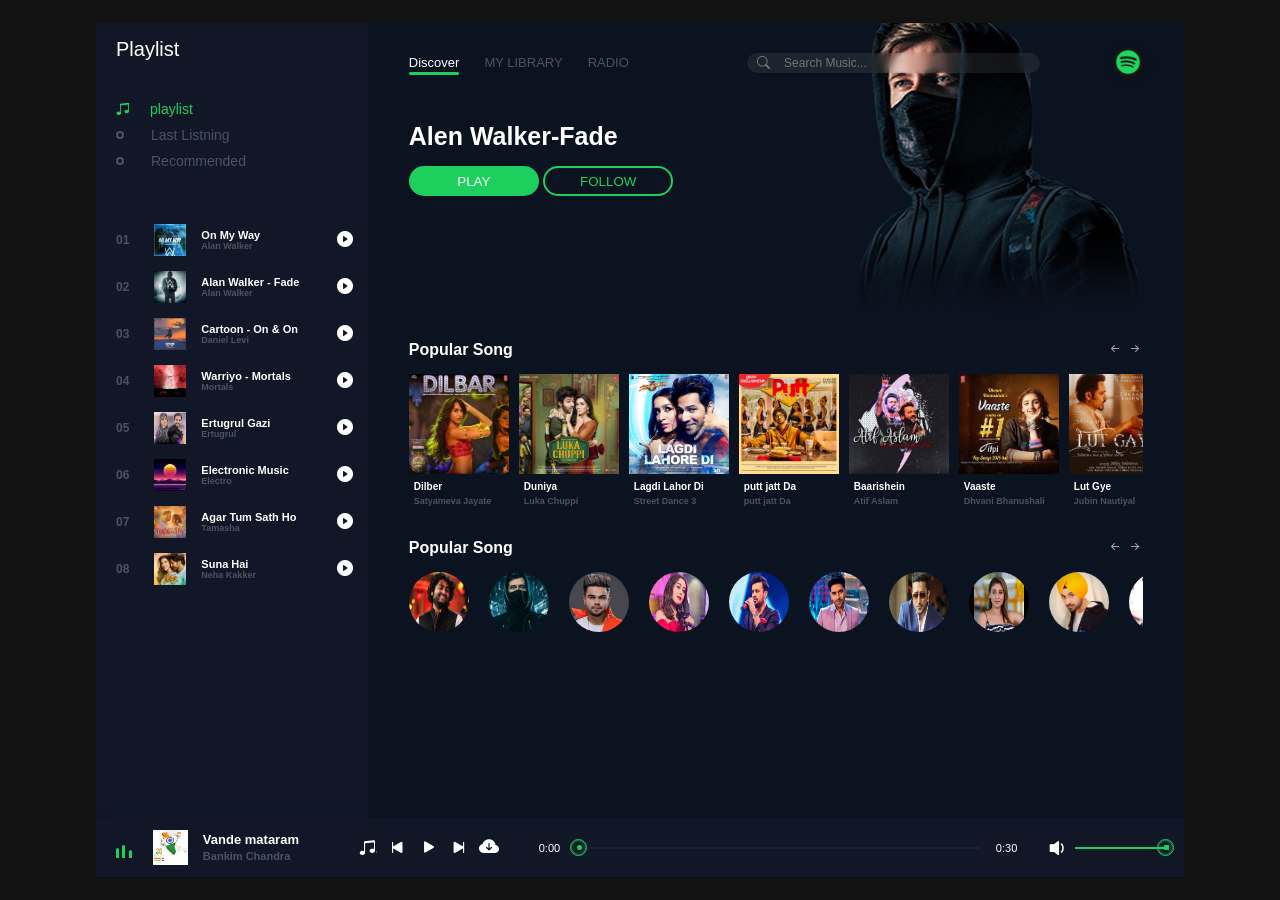
<file: index.html>
<!DOCTYPE html>
<html lang="en">

<head>
    <meta charset="UTF-8">
    <meta http-equiv="X-UA-Compatible" content="IE=edge">
    <meta name="viewport" content="width=device-width, initial-scale=1.0">
    <title>spotify</title>
    <link rel="stylesheet" href="style.css">
    <link rel="stylesheet" href="https://cdn.jsdelivr.net/npm/bootstrap-icons@1.11.3/font/bootstrap-icons.min.css">
</head>

<body>
    <header>
        <div class="menu-side">
            <h6 id="menu_list_active_button"><i class="bi bi-music-note-list"></i></h6>
            <h1>Playlist <span><i id="close" class="bi bi-x-lg"></i></span></h1>
            <div class="playlist">
                <h4 class="active "><span></span><i class="bi bi-music-note-beamed"></i> playlist</h4>
                <h4><span></span><i class="bi bi-music-note-beamed"></i>Last Listning</h4>
                <h4><span></span><i class="bi bi-music-note-beamed"></i>Recommended</h4>
            </div>
            <div class="menu-song">
                <li class="songItem">
                    <span>01</span>
                    <img src="img/1.jpg" alt="">
                    <h5>On My Way <br>
                        <div class="subtitle">Alan Walker</div>
                    </h5>
                    <i class="bi playListPlay bi-play-circle-fill" id="1"></i>
                </li>
                <li class="songItem">
                    <span>02</span>
                    <img src="img/2.jpg" alt="">
                    <h5>On My Way <br>
                        <div class="subtitle">Alan Walker</div>
                    </h5>
                    <i class="bi playListPlay bi-play-circle-fill" id="2"></i>
                </li>
                <li class="songItem">
                    <span>03</span>
                    <img src="img/3.jpg" alt="">
                    <h5>On My Way <br>
                        <div class="subtitle">Alan Walker</div>
                    </h5>
                    <i class="bi playListPlay bi-play-circle-fill" id="3"></i>
                </li>
                <li class="songItem">
                    <span>04</span>
                    <img src="img/4.jpg" alt="">
                    <h5>On My Way <br>
                        <div class="subtitle">Alan Walker</div>
                    </h5>
                    <i class="bi playListPlay bi-play-circle-fill" id="4"></i>
                </li>
                <li class="songItem">
                    <span>05</span>
                    <img src="img/5.jpg" alt="">
                    <h5>On My Way <br>
                        <div class="subtitle">Alan Walker</div>
                    </h5>
                    <i class="bi playListPlay bi-play-circle-fill" id="5"></i>
                </li>
                <li class="songItem">
                    <span>06</span>
                    <img src="img/6.jpg" alt="">
                    <h5>On My Way <br>
                        <div class="subtitle">Alan Walker</div>
                    </h5>
                    <i class="bi playListPlay bi-play-circle-fill" id="6"></i>
                </li>
                <li class="songItem">
                    <span>07</span>
                    <img src="img/7.jpg" alt="">
                    <h5>On My Way <br>
                        <div class="subtitle">Alan Walker</div>
                    </h5>
                    <i class="bi playListPlay bi-play-circle-fill" id="7"></i>
                </li>
                <li class="songItem">
                    <span>08</span>
                    <img src="img/8.jpg" alt="">
                    <h5>On My Way <br>
                        <div class="subtitle">Alan Walker</div>
                    </h5>
                    <i class="bi playListPlay bi-play-circle-fill" id="8"></i>
                </li>

            </div>
        </div>
        <div class="song-side">
            <nav>
                <ul>
                    <li>Discover <span></span></li>
                    <li>MY LIBRARY</li>
                    <li>RADIO</li>
                </ul>
                <div class="search">
                    <i class="bi bi-search"></i>
                    <input type="text" placeholder="Search Music...">
                    <div class="search-results">
                        <!-- <a href="" class="card">
                            <img src="img/1.jpg" alt="">
                            <div class="content">
                                On My Way
                                <div class="subtitle">
                                    Alan Walker
                                </div>
                            </div>
                        </a> -->
                    </div>
                </div>
                <div class="user">
                    <img src="logo.png" alt="">
                </div>
            </nav>
            <div class="content">
                <h1>Alen Walker-Fade</h1>
                <div class="buttons">
                    <button>PLAY</button>
                    <button>FOLLOW</button>
                </div>
            </div>
            <div class="popular-song">
                <div class="h4">
                    <h4>Popular Song</h4>
                    <div class="btn-s">
                        <i class="bi bi-arrow-left-short" id="pop-song-left"></i>
                        <i class="bi bi-arrow-right-short" id="pop-song-right"></i>
                    </div>
                </div>
                <div class="pop-song">
                    <li class="songItem">
                        <div class="img-play">
                            <img src="img/9.jpg" alt="">
                            <i class="bi playListPlay bi-play-circle-fill" id="9"></i>
                        </div>
                        <h5>On My Way <br>
                            <div class="subtitle">Alen Walker</div>
                        </h5>
                    </li>
                    <li class="songItem">
                        <div class="img-play">
                            <img src="img/10.jpg" alt="">
                            <i class="bi playListPlay bi-play-circle-fill" id="10"></i>
                        </div>
                        <h5>On My Way <br>
                            <div class="subtitle">Alen Walker</div>
                        </h5>
                    </li>
                    <li class="songItem">
                        <div class="img-play">
                            <img src="img/11.jpg" alt="">
                            <i class="bi playListPlay bi-play-circle-fill" id="11"></i>
                        </div>
                        <h5>On My Way <br>
                            <div class="subtitle">Alen Walker</div>
                        </h5>
                    </li>
                    <li class="songItem">
                        <div class="img-play">
                            <img src="img/12.jpg" alt="">
                            <i class="bi playListPlay bi-play-circle-fill" id="12"></i>
                        </div>
                        <h5>On My Way <br>
                            <div class="subtitle">Alen Walker</div>
                        </h5>
                    </li>
                    <li class="songItem">
                        <div class="img-play">
                            <img src="img/13.jpg" alt="">
                            <i class="bi playListPlay bi-play-circle-fill" id="13"></i>
                        </div>
                        <h5>On My Way <br>
                            <div class="subtitle">Alen Walker</div>
                        </h5>
                    </li>
                    <li class="songItem">
                        <div class="img-play">
                            <img src="img/14.jpg" alt="">
                            <i class="bi playListPlay bi-play-circle-fill" id="14"></i>
                        </div>
                        <h5>On My Way <br>
                            <div class="subtitle">Alen Walker</div>
                        </h5>
                    </li>
                    <li class="songItem">
                        <div class="img-play">
                            <img src="img/15.jpg" alt="">
                            <i class="bi playListPlay bi-play-circle-fill" id="15"></i>
                        </div>
                        <h5>On My Way <br>
                            <div class="subtitle">Alen Walker</div>
                        </h5>
                    </li>
                    <li class="songItem">
                        <div class="img-play">
                            <img src="img/16.jpg" alt="">
                            <i class="bi playListPlay bi-play-circle-fill" id="16"></i>
                        </div>
                        <h5>On My Way <br>
                            <div class="subtitle">Alen Walker</div>
                        </h5>
                    </li>
                    <li class="songItem">
                        <div class="img-play">
                            <img src="img/17.jpg" alt="">
                            <i class="bi playListPlay bi-play-circle-fill" id="17"></i>
                        </div>
                        <h5>On My Way <br>
                            <div class="subtitle">Alen Walker</div>
                        </h5>
                    </li>
                    <li class="songItem">
                        <div class="img-play">
                            <img src="img/18.jpg" alt="">
                            <i class="bi playListPlay bi-play-circle-fill" id="18"></i>
                        </div>
                        <h5>On My Way <br>
                            <div class="subtitle">Alen Walker</div>
                        </h5>
                    </li>
                    <li class="songItem">
                        <div class="img-play">
                            <img src="img/19.jpg" alt="">
                            <i class="bi playListPlay bi-play-circle-fill" id="19"></i>
                        </div>
                        <h5>On My Way <br>
                            <div class="subtitle">Alen Walker</div>
                        </h5>
                    </li>
                    <li class="songItem">
                        <div class="img-play">
                            <img src="" alt="">
                            <i class="bi playListPlay bi-play-circle-fill" id="20"></i>
                        </div>
                        <h5>On My Way <br>
                            <div class="subtitle">Alen Walker</div>
                        </h5>
                    </li>

                </div>
            </div>
            <div class="popular-artists">
                <div class="h4">
                    <h4>Popular Song</h4>
                    <div class="btn-s">
                        <i class="bi bi-arrow-left-short" id="pop-art-left"></i>
                        <i class="bi bi-arrow-right-short" id="pop-art-right"></i>
                    </div>
                </div>
                <div class="item artists-bx">
                    <li>
                        <a href="arijit.html"><img src="img/arjit.jpg" alt=""></a>
                    </li>
                    <li>
                        <a href="index.html"><img src="img/alan.jpg" alt=""></a>
                    </li>
                    <li>
                        <img src="img/akhil.jpg" alt="">
                    </li>
                    <li>
                        <img src="img/neha.jpg" alt="">
                    </li>
                    <li>
                        <img src="img/atif.jpg" alt="">
                    </li>
                    <li>
                        <img src="img/guru.jpg" alt="">
                    </li>
                    <li>
                        <img src="img/honey.jpg" alt="">
                    </li>
                    <li>
                        <img src="img/dhvani.jpg" alt="">
                    </li>
                    <li>
                        <img src="img/Diljit_Dosanjh.jpg" alt="">
                    </li>
                    <li>
                        <img src="img/jubin Nautiyal.jpg" alt="">
                    </li>
                    <li>
                        <img src="img/justin-bieber-lede.jpg" alt="">
                    </li>

                </div>
            </div>
        </div>

        <div class="master-play">
            <div class="wave" id="wave">
                <div class="wave1"></div>
                <div class="wave1"></div>
                <div class="wave1"></div>
            </div>
            <img id="poster-master-play" src="/img/20.jpg" alt="">
            <h5 id="title">
                Vande mataram
                <div class="subtitle">
                    Bankim Chandra
                </div>
            </h5>
            <div class="icon">
                <i class="bi shuffle bi-music-note-beamed">next</i>
                <i class="bi bi-skip-start-fill" id='back'></i>
                <i class="bi bi-play-fill" id="masterPlay"></i>
                <i class="bi bi-skip-end-fill" id="next"></i>
                <a href="" download id="download-music"><i class="bi bi-cloud-arrow-down-fill"></i></a>
            </div>
            <span id="currentStart">0:00</span>
            <div class="bar">
                <input type="range" id="seek" min="0" max="100">
                <div class="bar2" id="bar2"></div>
                <div class="dot"></div>
            </div>
            <span id="currentEnd">0:30</span>
            <div class="vol">
                <i class="bi bi-volume-down-fill" id="vol-icon"></i>
                <input type="range" id="vol" min="0" max="100">
                <div class="vol-bar"></div>
                <div class="dot" id="vol-dot"></div>
            </div>
        </div>
    </header>

    <script src="app.js"></script>

    <script>
        let menu_list_active_button = document.getElementById('menu_list_active_button');
        let menu_side = document.getElementsByClassName('menu-side')[0];
        let close = document.getElementById('close');


        menu_list_active_button.addEventListener('click', () => {
            menu_side.style.transform = 'unset';
            menu_list_active_button.style.opacity = 0;
        });

        close.addEventListener('click', () => {
            menu_side.style.transform = 'translateX(-100%)';
            menu_list_active_button.style.opacity = 1;
        });
    </script>
</body>

</html>
</file>
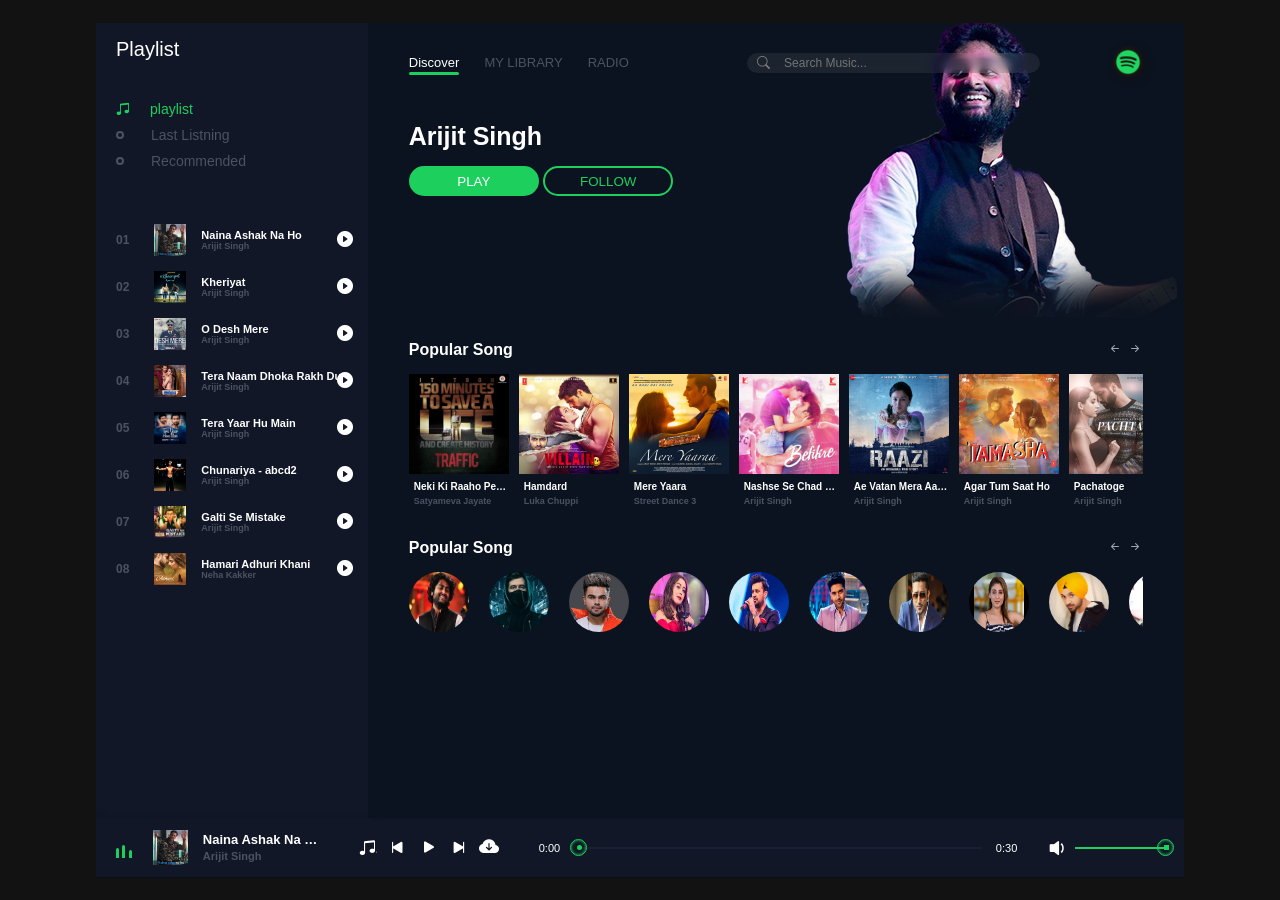
<file: arijit.html>
<!DOCTYPE html>
<html lang="en">

<head>
    <meta charset="UTF-8">
    <meta http-equiv="X-UA-Compatible" content="IE=edge">
    <meta name="viewport" content="width=device-width, initial-scale=1.0">
    <title>spotify</title>
    <link rel="stylesheet" href="style.css">
    <link rel="stylesheet" href="https://cdn.jsdelivr.net/npm/bootstrap-icons@1.11.3/font/bootstrap-icons.min.css">

    <style>
        header .song-side::before {
            background: url('arjit_bg.png');
        }
    </style>
</head>

<body>
    <header>
        <div class="menu-side">
            <h6 id="menu_list_active_button"><i class="bi bi-music-note-list"></i></h6>
            <h1>Playlist <span><i id="close" class="bi bi-x-lg"></i></span></h1>
            <div class="playlist">
                <h4 class="active "><span></span><i class="bi bi-music-note-beamed"></i> playlist</h4>
                <h4><span></span><i class="bi bi-music-note-beamed"></i>Last Listning</h4>
                <h4><span></span><i class="bi bi-music-note-beamed"></i>Recommended</h4>
            </div>
            <div class="menu-song">
                <li class="songItem">
                    <span>01</span>
                    <img src="img/arijit/1.jpg" alt="">
                    <h5>On My Way <br>
                        <div class="subtitle">Alan Walker</div>
                    </h5>
                    <i class="bi playListPlay bi-play-circle-fill" id="1"></i>
                </li>
                <li class="songItem">
                    <span>02</span>
                    <img src="img/arijit/2.jpg" alt="">
                    <h5>On My Way <br>
                        <div class="subtitle">Alan Walker</div>
                    </h5>
                    <i class="bi playListPlay bi-play-circle-fill" id="2"></i>
                </li>
                <li class="songItem">
                    <span>03</span>
                    <img src="img/arijit/3.jpg" alt="">
                    <h5>On My Way <br>
                        <div class="subtitle">Alan Walker</div>
                    </h5>
                    <i class="bi playListPlay bi-play-circle-fill" id="3"></i>
                </li>
                <li class="songItem">
                    <span>04</span>
                    <img src="img/arijit/4.jpg" alt="">
                    <h5>On My Way <br>
                        <div class="subtitle">Alan Walker</div>
                    </h5>
                    <i class="bi playListPlay bi-play-circle-fill" id="4"></i>
                </li>
                <li class="songItem">
                    <span>05</span>
                    <img src="img/arijit/5.jpg" alt="">
                    <h5>On My Way <br>
                        <div class="subtitle">Alan Walker</div>
                    </h5>
                    <i class="bi playListPlay bi-play-circle-fill" id="5"></i>
                </li>
                <li class="songItem">
                    <span>06</span>
                    <img src="img/arijit/6.jpg" alt="">
                    <h5>On My Way <br>
                        <div class="subtitle">Alan Walker</div>
                    </h5>
                    <i class="bi playListPlay bi-play-circle-fill" id="6"></i>
                </li>
                <li class="songItem">
                    <span>07</span>
                    <img src="img/arijit/7.jpg" alt="">
                    <h5>On My Way <br>
                        <div class="subtitle">Alan Walker</div>
                    </h5>
                    <i class="bi playListPlay bi-play-circle-fill" id="7"></i>
                </li>
                <li class="songItem">
                    <span>08</span>
                    <img src="img/arijit/8.jpg" alt="">
                    <h5>On My Way <br>
                        <div class="subtitle">Alan Walker</div>
                    </h5>
                    <i class="bi playListPlay bi-play-circle-fill" id="8"></i>
                </li>

            </div>
        </div>
        <div class="song-side">
            <nav>
                <ul>
                    <li>Discover <span></span></li>
                    <li>MY LIBRARY</li>
                    <li>RADIO</li>
                </ul>
                <div class="search">
                    <i class="bi bi-search"></i>
                    <input type="text" placeholder="Search Music...">
                    <div class="search-results">

                    </div>
                </div>
                <div class="user">
                    <img src="logo.png" alt="">
                </div>
            </nav>
            <div class="content">
                <h1>Arijit Singh</h1>
                <div class="buttons">
                    <button>PLAY</button>
                    <button>FOLLOW</button>
                </div>
            </div>
            <div class="popular-song">
                <div class="h4">
                    <h4>Popular Song</h4>
                    <div class="btn-s">
                        <i class="bi bi-arrow-left-short" id="pop-song-left"></i>
                        <i class="bi bi-arrow-right-short" id="pop-song-right"></i>
                    </div>
                </div>
                <div class="pop-song">
                    <li class="songItem">
                        <div class="img-play">
                            <img src="img/arijit/9.jpg" alt="">
                            <i class="bi playListPlay bi-play-circle-fill" id="9"></i>
                        </div>
                        <h5>On My Way <br>
                            <div class="subtitle">Alen Walker</div>
                        </h5>
                    </li>
                    <li class="songItem">
                        <div class="img-play">
                            <img src="img/arijit/10.jpg" alt="">
                            <i class="bi playListPlay bi-play-circle-fill" id="10"></i>
                        </div>
                        <h5>On My Way <br>
                            <div class="subtitle">Alen Walker</div>
                        </h5>
                    </li>
                    <li class="songItem">
                        <div class="img-play">
                            <img src="img/arijit/11.jpg" alt="">
                            <i class="bi playListPlay bi-play-circle-fill" id="11"></i>
                        </div>
                        <h5>On My Way <br>
                            <div class="subtitle">Alen Walker</div>
                        </h5>
                    </li>
                    <li class="songItem">
                        <div class="img-play">
                            <img src="img/arijit/12.jpg" alt="">
                            <i class="bi playListPlay bi-play-circle-fill" id="12"></i>
                        </div>
                        <h5>On My Way <br>
                            <div class="subtitle">Alen Walker</div>
                        </h5>
                    </li>
                    <li class="songItem">
                        <div class="img-play">
                            <img src="img/arijit/13.jpg" alt="">
                            <i class="bi playListPlay bi-play-circle-fill" id="13"></i>
                        </div>
                        <h5>On My Way <br>
                            <div class="subtitle">Alen Walker</div>
                        </h5>
                    </li>
                    <li class="songItem">
                        <div class="img-play">
                            <img src="img/arijit/14.jpg" alt="">
                            <i class="bi playListPlay bi-play-circle-fill" id="14"></i>
                        </div>
                        <h5>On My Way <br>
                            <div class="subtitle">Alen Walker</div>
                        </h5>
                    </li>
                    <li class="songItem">
                        <div class="img-play">
                            <img src="img/arijit/15.jpg" alt="">
                            <i class="bi playListPlay bi-play-circle-fill" id="15"></i>
                        </div>
                        <h5>On My Way <br>
                            <div class="subtitle">Alen Walker</div>
                        </h5>
                    </li>



                </div>
            </div>
            <div class="popular-artists">
                <div class="h4">
                    <h4>Popular Song</h4>
                    <div class="btn-s">
                        <i class="bi bi-arrow-left-short" id="pop-art-left"></i>
                        <i class="bi bi-arrow-right-short" id="pop-art-right"></i>
                    </div>
                </div>
                <div class="item artists-bx">
                    <li>
                        <img src="img/arjit.jpg" alt="">
                    </li>
                    <li>
                        <a href="index.html"><img src="img/alan.jpg" alt=""></a>
                    </li>
                    <li>
                        <img src="img/akhil.jpg" alt="">
                    </li>

                    <li>
                        <img src="img/neha.jpg" alt="">
                    </li>
                    <li>
                        <img src="img/atif.jpg" alt="">
                    </li>
                    <li>
                        <img src="img/guru.jpg" alt="">
                    </li>
                    <li>
                        <img src="img/honey.jpg" alt="">
                    </li>
                    <li>
                        <img src="img/dhvani.jpg" alt="">
                    </li>
                    <li>
                        <img src="img/Diljit_Dosanjh.jpg" alt="">
                    </li>
                    <li>
                        <img src="img/jubin Nautiyal.jpg" alt="">
                    </li>
                    <li>
                        <img src="img/justin-bieber-lede.jpg" alt="">
                    </li>

                </div>
            </div>
        </div>

        <div class="master-play">
            <div class="wave" id="wave">
                <div class="wave1"></div>
                <div class="wave1"></div>
                <div class="wave1"></div>
            </div>
            <img id="poster-master-play" src="img/arijit/1.jpg" alt="">
            <h5 id="title">
                Naina Ashak Na Ho
                <div class="subtitle">
                    Arijit Singh
                </div>
            </h5>
            <div class="icon">
                <i class="bi shuffle bi-music-note-beamed">next</i>
                <i class="bi bi-skip-start-fill" id='back'></i>
                <i class="bi bi-play-fill" id="masterPlay"></i>
                <i class="bi bi-skip-end-fill" id="next"></i>
                <a href="" download id="download-music"><i class="bi bi-cloud-arrow-down-fill"></i></a>
            </div>
            <span id="currentStart">0:00</span>
            <div class="bar">
                <input type="range" id="seek" min="0" max="100">
                <div class="bar2" id="bar2"></div>
                <div class="dot"></div>
            </div>
            <span id="currentEnd">0:30</span>
            <div class="vol">
                <i class="bi bi-volume-down-fill" id="vol-icon"></i>
                <input type="range" id="vol" min="0" max="100">
                <div class="vol-bar"></div>
                <div class="dot" id="vol-dot"></div>
            </div>
        </div>
    </header>

    <script src="arijit.js"></script>
    <script>
        let menu_list_active_button = document.getElementById('menu_list_active_button');
        let menu_side = document.getElementsByClassName('menu-side')[0];


        menu_list_active_button.addEventListener('click', () => {
            menu_side.style.transform = 'unset';
            menu_list_active_button.style.opacity = 0;
        });

        let close = document.getElementById('close');
        close.addEventListener('click', () => {
            menu_side.style.transform = 'translateX(-100%)';
            menu_list_active_button.style.opacity = 1;
        });


    </script>
</body>
</html>
</file>
<file: style.css>
* {
    margin: 0;
    padding: 0;
    box-sizing: border-box;
}

html,
body {
    font-family: sans-serif;
    width: 100%;
    height: 100vh;
    background: #121213;
    display: grid;
    place-items: center;
}

header {
    position: relative;
    width: 85%;
    height: 95%;
    display: flex;
    flex-wrap: wrap;
    overflow: hidden;
}


header .menu-side,
.song-side {
    width: 25%;
    height: 93%;
    background: #111727;
    box-shadow: 5px 0px 2px #090f1f;
    color: #fff;
}


header .song-side {
    width: 75%;
    background: #0b1320;
}

header .master-play {
    width: 100%;
    height: 7%;
    background: #111727;
    box-shadow: 0px 3px 8px #090f1f;
}

header .menu-side h1 {
    font-size: 20px;
    margin: 15px 0 0 20px;
    font-weight: 500;
    display: flex;
    justify-content: space-between;
    align-items: center;
}

header .menu-side h1 span #close {
    display: none;
}

header .menu-side .playlist {
    margin: 40px 0 0 20px;
}

header .menu-side .playlist h4 {
    font-size: 14px;
    font-weight: 400;
    padding-bottom: 10px;
    color: #4c5262;
    cursor: pointer;
    display: flex;
    align-items: center;
    transition: .3s linear;
}

header .menu-side h6 {
    display: none;
}

header .menu-side .playlist h4:hover {
    color: #fff;
}

header .menu-side .playlist h4 span {
    position: relative;
    margin-right: 35px;
}

header .menu-side .playlist h4 span::before {
    content: '';
    position: absolute;
    width: 4px;
    height: 4px;
    border: 2px solid #4c5262;
    border-radius: 50%;
    top: -4px;
    transition: .3s linear;
}

header .menu-side .playlist h4:hover span::before {
    border: 2px solid #fff;
}

header .menu-side .playlist h4 .bi {
    display: none;
}

header .menu-side .playlist .active {
    color: #1DD05D;
}

header .menu-side .playlist .active span {
    display: none;
}

header .menu-side .playlist .active .bi {
    display: flex;
    margin-right: 20px;
}

header .menu-side .menu-song {
    width: 100%;
    height: 370px;
    margin-top: 40px;
    overflow: auto;
}

header .menu-side .menu-song::-webkit-scrollbar {
    display: none;
}

header .menu-side .menu-song li {
    list-style: none;
    position: relative;
    padding: 5px 0 0 20px;
    display: flex;
    align-items: center;
    margin-bottom: 10px;
    cursor: pointer;
    transition: .3s linear;
    /* background: rgba(105, 105, 105, .1); */
}

header .menu-side .menu-song li:hover {
    background: rgba(105, 105, 105, .1);
}

header .menu-side .menu-song li span {
    font-size: 12px;
    font-weight: 600;
    color: #4c5262;
}

header .menu-side .menu-song li img {
    width: 32px;
    height: 32px;
    margin-left: 25px;
}

header .menu-side .menu-song li h5 {
    font-size: 11px;
    margin-left: 15px;
    width: 170px;
    /* border: 1px solid #fff; */
    overflow: hidden;
    text-overflow: ellipsis;
    white-space: nowrap;
}

header .menu-side .menu-song li h5 .subtitle {
    font-size: 9px;
    color: #4c5262;
}

header .menu-side .menu-song li .bi {
    position: absolute;
    right: 15px;
}

header .master-play {
    display: flex;
    align-items: center;
    padding: 0 20px;
}

header .master-play .wave {
    height: 30px;
    width: 30px;
    /* border: 1px solid #fff; */
    padding-bottom: 5px;
    display: flex;
    align-items: flex-end;
    margin-right: 10px;
}

header .master-play .wave .wave1 {
    width: 3px;
    height: 10px;
    background: #1DD05D;
    margin-right: 3px;
    border-radius: 10px 10px 0px 0px;
    animation: unset;
}

header .master-play .wave .wave1:nth-child(2) {
    height: 13px;
    margin-right: 3.5px;
    animation-delay: .4s;
}

header .master-play .wave .wave1:nth-child(3) {
    height: 8px;
    animation-delay: .8s;
}

/* Javascript classes */
header .master-play .active1 .wave1 {
    animation: wave .5s linear infinite;
}

header .master-play .active1 .wave1:nth-child(2) {
    animation-delay: .4s;
}

header .master-play .active1 .wave1:nth-child(3) {
    animation-delay: .8s;
}

@keyframes wave {
    0% {
        height: 10px;
    }

    50% {
        height: 15px;
    }

    100% {
        height: 10px;
    }
}

header .master-play img {
    height: 35px;
    width: 35px;
}

header .master-play h5 {
    width: 130px;
    margin-left: 15px;
    color: #fff;
    line-height: 17px;
    overflow: hidden;
    text-overflow: ellipsis;
    white-space: nowrap;
    font-size: 13px;
}

header .master-play h5 .subtitle {
    width: 100%;
    color: #4c5262;
    overflow: hidden;
    text-overflow: ellipsis;
    white-space: nowrap;
    font-size: 11px;
}

header .master-play .icon {
    font-size: 20px;
    color: #fff;
    margin: 0 20px 0 40px;
    outline: none;
    display: flex;
    align-items: center;
}

header .master-play .icon .bi {
    cursor: pointer;
    outline: none;
}

header .master-play .icon .shuffle {
    font-size: 17px;
    margin-right: 10px;
    width: 17.5px;
    overflow: hidden;
    display: flex;
    align-items: center;
}

header .master-play .icon #download-music {
    text-decoration: none;
    color: #fff;
    font-size: 20px;
    margin-left: 10px;
}

header .master-play .icon .bi:nth-child(3) {

    padding: 1px 5px 0 7px;
    margin: 0 5px;
}

header .master-play span {
    color: #fff;
    width: 32px;
    font-size: 11px;
    font-weight: 400;
}

header .master-play #currentStart {
    margin: 0 0 0 20px;
}

header .master-play .bar {
    position: relative;
    width: 43%;
    height: 2px;
    background: rgba(105, 105, 170, .1);
    margin: 0 15px 0 10px;
}

header .master-play .bar .bar2 {
    position: absolute;
    background: #1DD05D;
    width: 0%;
    height: 100%;
    top: 0;
    transition: .3s linear;
}

header .master-play .bar .dot {
    position: absolute;
    width: 5px;
    height: 5px;
    background: #1DD05D;
    border-radius: 50%;
    left: 0%;
    top: -1.5px;
    transition: .3s linear;
}

header .master-play .bar .dot::before {
    content: '';
    position: absolute;
    width: 15px;
    height: 15px;
    border: 1px solid #1DD05D;
    border-radius: 50%;
    left: -7px;
    top: -6.5px;
    box-shadow: inset 0px 0px 3px #1DD05D;
}

header .master-play .bar input {
    position: absolute;
    width: 100%;
    top: -7px;
    left: 0;
    cursor: pointer;
    z-index: 99;
    /* transition: 3s linear; */
    opacity: 0;
}

header .master-play .vol {
    position: relative;
    width: 100px;
    height: 2px;
    background: rgba(105, 105, 170, .1);
    margin-left: 50px;
}

header .master-play .vol .bi {
    position: absolute;
    color: #fff;
    font-size: 25px;
    top: -12px;
    left: -30px;
}

header .master-play .vol input {
    position: absolute;
    width: 100%;
    top: -6px;
    left: 0;
    cursor: pointer;
    z-index: 99;
    opacity: 0;
}

header .master-play .vol .vol-bar {
    position: absolute;
    background: #1DD05D;
    width: 100%;
    height: 100%;
    top: 0;
    transition: .3s linear;
}

header .master-play .vol .dot {
    position: absolute;
    width: 5px;
    height: 5px;
    background: #1DD05D;
    left: 100%;
    top: -1.5px;
    transition: .3s linear;
}

header .master-play .vol .dot::before {
    content: '';
    position: absolute;
    width: 15px;
    height: 15px;
    border: 1px solid #1DD05D;
    border-radius: 50%;
    left: -7px;
    top: -6.5px;
    box-shadow: inset 0 0 3px #1DD05D;
}

header .song-side {
    z-index: 2;
}

header .song-side::before {
    content: '';
    position: absolute;
    width: 100%;
    height: 300px;
    background: url('bg.png');
    z-index: -1;
}

header .song-side nav {
    width: 90%;
    height: 10%;
    /* border: 1px solid #fff; */
    margin: auto;
    display: flex;
    justify-content: space-between;
    align-items: center;
}

header .song-side nav ul {
    display: flex;
}

header .song-side nav ul li {
    list-style: none;
    position: relative;
    font-size: 13px;
    color: #4c5262;
    margin-right: 25px;
    cursor: pointer;
    transition: 0.3s linear;
}

header .song-side nav ul li:hover {
    color: #fff;
}

header .song-side nav ul li:nth-child(1) {
    color: #fff;
}

header .song-side nav ul li span {
    position: absolute;
    width: 100%;
    height: 2.5px;
    background: #1DD05D;
    bottom: -5px;
    left: 0;
    border-radius: 20px;
}

header .song-side nav .search {
    position: relative;
    width: 40%;
    padding: 1px 10px;
    border-radius: 20px;
    /* border: 1px solid #fff; */
    color: gray;
}

header .song-side nav .search::before {
    content: '';
    height: 100%;
    width: 100%;
    position: absolute;
    background: rgba(184, 184, 184, .1);
    border-radius: 20px;
    backdrop-filter: blur(5px);
    z-index: -1;
}

header .song-side nav .search .search-results {
    position: absolute;
    width: 100%;
    height: 200px;
    /* border: 1px solid #fff; */
    margin-top: 10px;
    border-radius: 10px;
    overflow: auto;
}

header .song-side nav .search .search-results::-webkit-scrollbar {
    display: none;
}

header .song-side nav .search .search-results .card {
    width: 100%;
    min-height: 45px;
    /* border: 1px solid #fff; */
    display: flex;
    align-items: center;
    background: rgba(184, 184, 184, .1);
    margin-bottom: 5px;
    text-decoration: none;
    display: none;
}

header .song-side nav .search .search-results .card img {
    width: 35px;
    height: 35px;
    border-radius: 5px;
}

header .song-side nav .search .search-results .card .content {
    width: 80%;
    height: 100%;
    padding: 0;
    font-size: 12px;
    font-weight: 600;
    color: #fff;
}

header .song-side nav .search .search-results .card .content .subtitle {
    font-size: 10px;
    color: #a4a8b4;
    font-weight: 500;
}

header .song-side nav .search .bi {
    font-size: 13px;
    padding: 3px 0 0 10px;
}

header .song-side nav .search input {
    background: none;
    border: none;
    outline: none;
    padding: 0 10px;
    color: #fff;
    font-size: 12px;
}

header .song-side nav .user {
    position: relative;
    width: 30px;
    height: 30px;
    border-radius: 50%;
}

header .song-side nav .user img {
    width: 100%;
    height: 100%;
    border-radius: 50%;
    box-shadow: 2px 2px 8px #121213;
}

header .song-side .content {
    width: 90%;
    height: 30%;
    margin: auto;
    padding-top: 20px;
}

header .song-side .content h1 {
    font-size: 25px;
    font-weight: 600;
}

header .song-side .content p {
    font-size: 11px;
    font-weight: 400;
    margin: 5px;
    color: #4c5262;
}

header .song-side .content .buttons {
    margin-top: 15px;
}

header .song-side .content .buttons button {
    width: 130px;
    height: 30px;
    border: 2px solid #1DD05D;
    outline: none;
    border-radius: 20px;
    background: #1dd05d;
    color: #fff;
    cursor: pointer;
    transition: .3s linear;
}

header .song-side .content .buttons button:hover {
    background: none;
    color: #1DD05D;
    transition: .3s linear;
}

header .song-side .content .buttons button:nth-child(2) {
    background: none;
    color: #1DD05D;
    transition: .3s linear;
}

header .song-side .content .buttons button:nth-child(2):hover {
    background: #1DD05D;
    color: #fff;
    transition: .3s linear;
}

header .song-side .popular-song {
    width: 90%;
    height: auto;
    margin: auto;
}

header .song-side .popular-song .h4 {
    display: flex;
    justify-content: space-between;
    align-items: center;
}

header .song-side .popular-song .h4 .bi {
    color: #a4a8b4;
    cursor: pointer;
    transition: .3s linear;
}

header .song-side .popular-song .h4 .bi:hover {
    color: #fff;
}

header .song-side .popular-song .pop-song {
    width: 100%;
    height: 150px;
    margin-top: 15px;
    display: flex;
    overflow: auto;
    scroll-behavior: smooth;
}

header .song-side .popular-song .pop-song::-webkit-scrollbar {
    display: none;
}

header .song-side .popular-song .pop-song li:hover {
    background: rgba(105, 105, 170, .1);
}

header .song-side .popular-song .pop-song li {
    min-width: 100px;
    height: 140px;
    list-style-type: none;
    margin-right: 10px;
    transition: .3s linear;
}



header .song-side .popular-song .pop-song li .img-play {
    width: 100px;
    height: 100px;
    position: relative;
    display: flex;
    justify-content: center;
    align-items: center;
}

header .song-side .popular-song .pop-song li .img-play img {
    width: 100%;
    height: 100%;
}

header .song-side .popular-song .pop-song li .img-play .bi {
    position: absolute;
    font-size: 20px;
    cursor: pointer;
    transition: .3s linear;
    opacity: 0;
}

header .song-side .popular-song .pop-song li:hover .img-play .bi {
    opacity: 1;
    transition: .3s linear;
}

header .song-side .popular-song .pop-song li h5 {
    padding: 5px 0 0 5px;
    line-height: 15px;
    font-size: 10px;
    overflow: hidden;
    white-space: nowrap;
    text-overflow: ellipsis;
    width: 100px;
}

header .song-side .popular-song .pop-song li h5 .subtitle {
    font-size: 9px;
    overflow: hidden;
    white-space: nowrap;
    text-overflow: ellipsis;
    color: #4c5262;
}

header .song-side .popular-artists {
    width: 90%;
    height: auto;
    margin: auto;
    margin-top: 15px;
}

header .song-side .popular-artists .h4 {
    display: flex;
    justify-content: space-between;
    align-items: center;
}

header .song-side .popular-artists .h4 .bi {
    color: #a4a8b4;
    cursor: pointer;
    transition: .3s linear;
}

header .song-side .popular-artists .h4 .bi:hover {
    color: #fff;
}

header .song-side .popular-artists .item {
    width: 100%;
    height: auto;
    margin-top: 15px;
    display: flex;
    overflow: hidden;
    scroll-behavior: smooth;
}

header .song-side .popular-artists .item li {
    list-style-type: none;
    position: relative;
    min-width: 60px;
    height: 60px;
    border-radius: 50%;
    margin-right: 20px;
    cursor: pointer;
}

header .song-side .popular-artists .item li img {
    width: 100%;
    height: 100%;
    border-radius: 50%;
}


@media screen and (max-width: 1200px) {
    header {
        width: 95%;
        transition: .5s linear;
    }

    header .song-side {
        width: 70%;
    }

    header .menu-side .menu-song {

        height: 280px;

    }

    header .menu-side,
    .song-side {
        width: 30%;
    }

    header .song-side .content {
        height: 18%;
    }

    header .menu-side h6 {
        display: none;
    }
}

@media screen and (max-width: 930px) {
    header .menu-side {
        z-index: 99;
        width: 40%;
        position: absolute;
        transition: 1s linear;
        transform: translateX(-100%);
    }

    header .menu-side h1 span #close {
        display: inline-block;
        cursor: pointer;
        padding-right: 15px;
    }

    header .song-side {
        width: 100%;
    }

    header .menu-side .menu-song {
        height: 280px;
    }

    header .master-play {
        position: absolute;
        bottom: 0;
    }

    header .menu-side h6 {
        position: absolute;
        right: -40px;
        bottom: 10px;
        width: 40px;
        height: 40px;
        background: #111727;
        border-radius: 0px 10px 10px 0px;
        display: flex;
        align-items: center;
        justify-content: center;
        font-size: 18px;
        cursor: pointer;
        /* transition: 1s linear; */
    }
}

@media screen and (max-width: 680px) {
    header {
        width: 100%;
        height: 100vh;
    }

    header .song-side nav ul li {
        font-size: 11px;
        margin-right: 10px;
    }

    header .song-side nav .search {
        width: auto;
    }

    header .menu-side {
        width: 60%;
    }

    header .master-play {
        z-index: 99;
    }

    header .master-play .icon {
        position: absolute;
        top: -46px;
        right: 30%;
        font-size: 30px;
    }

    header .master-play .icon::before {
        content: '';
        position: absolute;
        width: 200px;
        height: 180px;
        background: #111727;
        z-index: -1;
        border-radius: 50% 50% 0 0;
        left: -14px;
        box-shadow: 0 -11px 20px -17px #000;
    }

    header .master-play .wave {
        position: absolute;
        top: -90px;
        width: 40px;
        height: 40px;
        right: 41%;
    }

    header .master-play .wave .wave1 {
        width: 8px;
    }
}

@media screen and (max-width: 470px) {
    header .song-side nav .search {
        display: flex;
        width: 150px;
        margin-right: 5px;
    }

    header .master-play .icon {
        font-size: 30px;
    }

    header .master-play .wave {
        right: 45%;
    }

    header .menu-side {
        width: 70%;
    }

    header .song-side .popular-song {
        margin-top: 10px;
    }
}

@media screen and (max-width: 412px) {
    header .song-side nav ul li {
        margin-right: 7px;
        font-size: 10px;
    }

    header .song-side nav .search {
        width: 140px;
    }

    header .master-play .icon {
        font-size: 30px;
    }

    header .song-side .popular-song {
        margin-top: 15px;
    }

    header .master-play .wave {
        right: 47%;
    }

    header .menu-side {
        width: 75%;
    }
}
</file>
